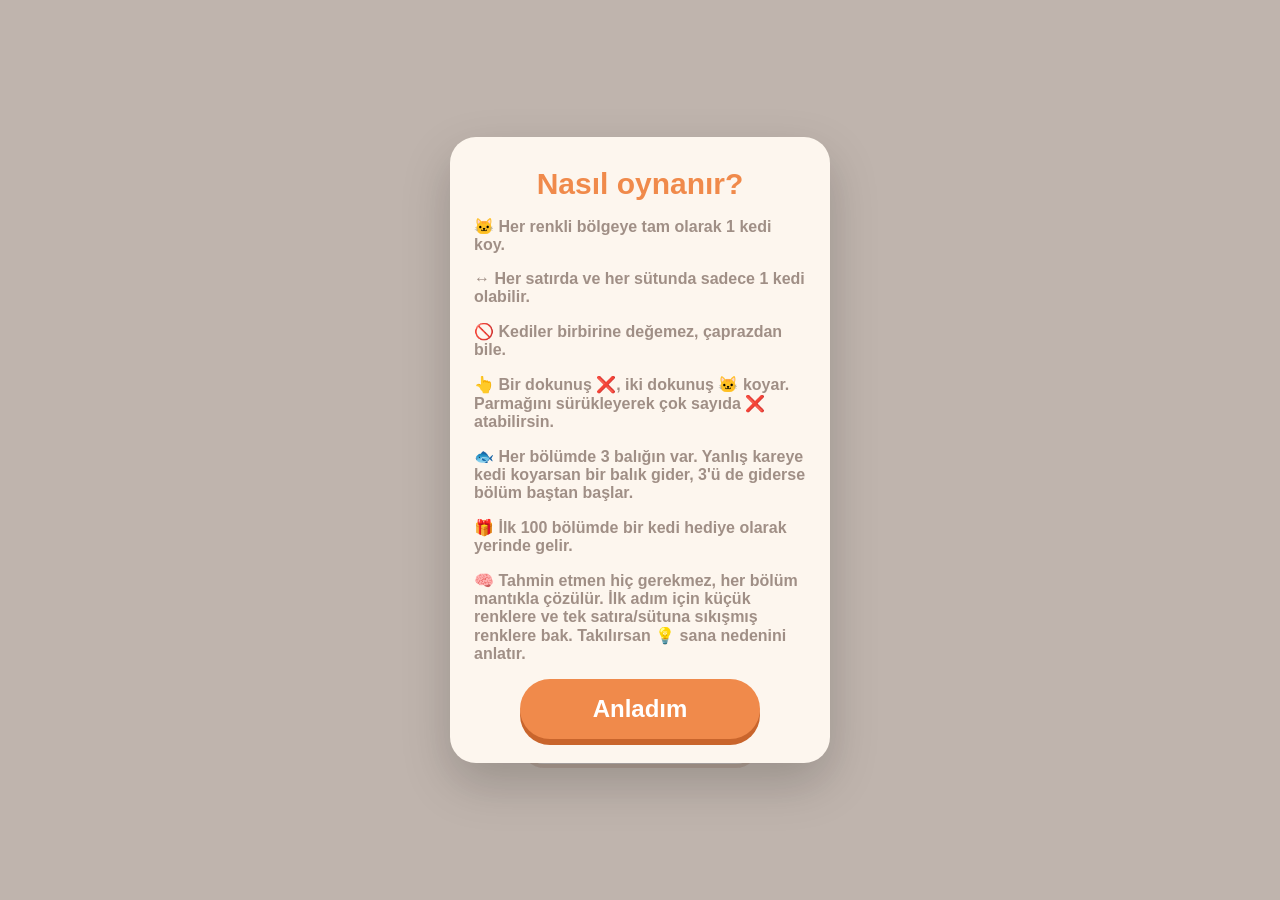
<file: index.html>
<!DOCTYPE html>
<html lang="tr">
<head>
<meta charset="utf-8">
<meta name="viewport" content="width=device-width, initial-scale=1, maximum-scale=1, user-scalable=no, viewport-fit=cover">
<meta name="apple-mobile-web-app-capable" content="yes">
<meta name="mobile-web-app-capable" content="yes">
<meta name="apple-mobile-web-app-status-bar-style" content="black-translucent">
<meta name="apple-mobile-web-app-title" content="Miyav Doku">
<meta name="theme-color" content="#fdf6ee">
<link rel="manifest" href="manifest.json">
<link rel="apple-touch-icon" href="icon-192.png">
<link rel="icon" href="icon-192.png">
<title>Miyav Doku</title>
<style>
:root{
  --bg:#fdf6ee; --card:#fff; --ink:#4a3b35; --muted:#a08f86; --accent:#f08a4b; --red:#e5484d;
  --gap:4px; --board:300px;
}
*{box-sizing:border-box;-webkit-tap-highlight-color:transparent;-webkit-user-select:none;user-select:none;-webkit-touch-callout:none}
html,body{margin:0;height:100%;background:var(--bg);color:var(--ink);font-family:-apple-system,"SF Pro Rounded","Segoe UI",Roboto,"Nunito",sans-serif;overflow:hidden;overscroll-behavior:none;touch-action:manipulation}
#app{position:fixed;inset:0;padding:env(safe-area-inset-top) env(safe-area-inset-right) env(safe-area-inset-bottom) env(safe-area-inset-left)}
.screen{position:absolute;inset:0;padding:inherit;display:none}
.screen.on{display:flex}
button{font:inherit;color:inherit;border:0;background:none;cursor:pointer}

/* ---------- Ana ekran ---------- */
#home{flex-direction:column;align-items:center;justify-content:center;gap:18px;padding:24px}
#home .logo{width:min(38vw,38vh,190px);filter:drop-shadow(0 8px 14px rgba(120,70,40,.18));animation:bob 3s ease-in-out infinite}
@keyframes bob{50%{transform:translateY(-8px) rotate(-3deg)}}
#home h1{margin:0;font-size:clamp(36px,8vmin,64px);letter-spacing:-1px;color:var(--accent);text-shadow:0 3px 0 #f7d1b5}
#home .sub{color:var(--muted);margin-top:-10px;font-size:clamp(14px,2.4vmin,18px)}
.big{background:var(--accent);color:#fff;font-weight:800;font-size:clamp(18px,3.2vmin,24px);padding:16px 38px;border-radius:999px;box-shadow:0 6px 0 #c9652c;min-width:240px;transition:transform .08s}
.big:active{transform:translateY(4px);box-shadow:0 2px 0 #c9652c}
.soft{background:#fff;font-weight:700;font-size:clamp(16px,2.6vmin,20px);padding:13px 30px;border-radius:999px;box-shadow:0 4px 0 #ead9cc;min-width:240px}
.soft:active{transform:translateY(3px);box-shadow:0 1px 0 #ead9cc}
.stats{display:flex;gap:12px;color:var(--muted);font-weight:700}
.stats b{color:var(--ink)}
.hint-ios{position:absolute;bottom:calc(14px + env(safe-area-inset-bottom));left:16px;right:16px;margin:auto;max-width:460px;background:#fff;border-radius:16px;padding:12px 14px;font-size:14px;box-shadow:0 6px 20px rgba(0,0,0,.08);display:none;text-align:center}
.hint-ios.on{display:block}

/* ---------- Bölüm seç ---------- */
#levels{flex-direction:column;padding:12px}
.topbar{display:flex;align-items:center;gap:10px;padding:6px 4px}
.iconbtn{width:46px;height:46px;border-radius:50%;background:#fff;box-shadow:0 3px 0 #ead9cc;display:grid;place-items:center;font-size:22px;flex:none}
.iconbtn:active{transform:translateY(2px);box-shadow:0 1px 0 #ead9cc}
.topbar h2{margin:0;flex:1;text-align:center;font-size:22px}
#lvGrid{flex:1;overflow:auto;-webkit-overflow-scrolling:touch;display:grid;grid-template-columns:repeat(auto-fill,minmax(64px,1fr));gap:10px;padding:10px 4px 20px;align-content:start;touch-action:pan-y}
.lv{aspect-ratio:1;border-radius:16px;background:#fff;font-weight:800;font-size:18px;box-shadow:0 3px 0 #ead9cc;position:relative}
.lv.done{background:#ffe3cf;color:#b8561e}
.lv.done::after{content:"🐾";position:absolute;right:4px;bottom:2px;font-size:12px}
.lv.cur{background:var(--accent);color:#fff;box-shadow:0 3px 0 #c9652c}
.lv.lock{opacity:.4}
.pager{display:flex;justify-content:center;align-items:center;gap:14px;padding:6px;font-weight:700}

/* ---------- Oyun ---------- */
#game{flex-direction:column;align-items:center}
#game .head{width:100%;display:flex;align-items:center;justify-content:space-between;padding:8px 12px 0;gap:8px}
.info{display:flex;gap:22px;text-align:center}
.info small{display:block;color:var(--muted);font-weight:700;font-size:13px}
.info b{font-size:24px}
#scoreV{color:var(--accent)}
.rules{display:flex;gap:8px;justify-content:center;flex-wrap:wrap;padding:6px 10px;font-size:12px;color:var(--muted);font-weight:700}
.rules span{background:#fff;border-radius:10px;padding:5px 9px}
.tracker{display:flex;gap:3px;justify-content:center;padding:2px 8px 4px;flex-wrap:wrap}
.tracker i{width:26px;height:26px;display:block;position:relative;filter:grayscale(1);opacity:.35;transition:.25s}
.tracker i svg{width:100%;height:100%;display:block}
.tracker i b{position:absolute;right:-1px;bottom:-1px;width:9px;height:9px;border-radius:50%;box-shadow:0 0 0 1.5px #fff}
.tracker i.ok{filter:none;opacity:1;transform:scale(1.08)}
.lives{display:flex;justify-content:center;gap:4px;font-size:22px;padding:2px 0}
.lives .lost{filter:grayscale(1);opacity:.25}
.iconbtn{position:relative}
.badge{position:absolute;top:-4px;right:-4px;min-width:22px;height:22px;border-radius:11px;background:var(--red);color:#fff;font-style:normal;font-weight:800;font-size:13px;display:grid;place-items:center;padding:0 5px;box-shadow:0 0 0 2px var(--bg)}
.badge.zero{background:#c9bcb3}
.cell .x.red{opacity:1}
#boardWrap{flex:1;width:100%;display:flex;align-items:center;justify-content:center;min-height:0;padding:6px}
#board{width:var(--board);height:var(--board);display:grid;gap:var(--gap);padding:var(--gap);background:#fff;border-radius:18px;box-shadow:0 8px 24px rgba(120,70,40,.12);touch-action:none}
.cell{border-radius:22%;position:relative;min-width:0;min-height:0;overflow:hidden;transition:transform .08s,filter .15s}
.cell svg{position:absolute;left:50%;top:50%;transform:translate(-50%,-50%)}
.cell .x{width:42%;height:42%;opacity:.9}
.cell .x.auto{opacity:.45}
.cell .cat{width:88%;height:88%;animation:pop .22s ease-out}
@keyframes popc{0%{transform:translate(-50%,-50%) scale(.3)}70%{transform:translate(-50%,-50%) scale(1.12)}100%{transform:translate(-50%,-50%) scale(1)}}
.cell .cat{animation-name:popc}
.cell.bad{animation:shake .35s}
.cell.bad::after{content:"!";position:absolute;top:6%;right:6%;width:26%;height:26%;min-width:12px;min-height:12px;border-radius:50%;background:var(--red);color:#fff;font-weight:900;font-size:clamp(8px,2.2vmin,15px);display:grid;place-items:center;box-shadow:0 0 0 2px #fff}
.cell.bad{animation:shake .35s}
.cell.flash{animation:flash .9s 2}
@keyframes pop{0%{transform:scale(.3)}70%{transform:scale(1.12)}100%{transform:scale(1)}}
@keyframes shake{25%{transform:translateX(-3px)}75%{transform:translateX(3px)}}
@keyframes flash{50%{filter:brightness(1.35);transform:scale(1.08)}}
.controls{display:flex;gap:18px;justify-content:center;padding:6px 10px 12px}
.ctl{display:flex;flex-direction:column;align-items:center;gap:4px;font-size:12px;font-weight:700;color:var(--muted)}
.ctl .iconbtn{width:58px;height:58px;font-size:26px}
.timer{font-variant-numeric:tabular-nums}

/* Yatay: panel solda, tahta sağda */
@media (orientation:landscape){
  #game{flex-direction:row}
  #game .side{height:100%;width:min(300px,38vw);display:flex;flex-direction:column;justify-content:center;gap:10px;padding:10px 6px 10px 14px}
  #game .head{padding:0;flex-wrap:wrap}
  .rules{flex-direction:column;align-items:stretch;padding:0}
  .controls{flex-wrap:wrap;padding:0}
  #boardWrap{height:100%}
}
@media (orientation:portrait){ #game .side{display:contents} #boardWrap{order:4} .controls{order:5} }

/* ---------- Pencereler ---------- */
.modal{position:absolute;inset:0;background:rgba(74,59,53,.35);display:none;align-items:center;justify-content:center;z-index:10;padding:20px}
.modal.on{display:flex}
.box{background:var(--bg);border-radius:26px;padding:24px;max-width:380px;width:100%;text-align:center;box-shadow:0 20px 50px rgba(0,0,0,.2);animation:pop .3s}
.box h3{margin:6px 0;font-size:30px;color:var(--accent)}
.box p{color:var(--muted);font-weight:600}
.box .row{display:flex;flex-direction:column;gap:12px;align-items:center;margin-top:14px}
.setrow{display:flex;justify-content:space-between;align-items:center;background:#fff;border-radius:14px;padding:12px 14px;margin:8px 0;font-weight:700;text-align:left;gap:10px}
.sw{width:52px;height:30px;border-radius:99px;background:#e2d6cd;position:relative;flex:none;transition:.2s}
.sw::after{content:"";position:absolute;top:3px;left:3px;width:24px;height:24px;border-radius:50%;background:#fff;transition:.2s;box-shadow:0 1px 3px rgba(0,0,0,.2)}
.sw.on{background:var(--accent)}.sw.on::after{left:25px}
#confetti{position:absolute;inset:0;pointer-events:none;z-index:11}
.toast{position:absolute;left:50%;top:calc(12px + env(safe-area-inset-top));transform:translateX(-50%) translateY(-120px);background:var(--ink);color:#fff;padding:10px 18px;border-radius:999px;font-weight:700;z-index:20;transition:transform .25s;font-size:15px;width:max-content;max-width:min(92vw,520px);text-align:center;line-height:1.35}
.toast.on{transform:translateX(-50%) translateY(0)}
</style>
</head>
<body>
<div id="app">

  <!-- Ana ekran -->
  <section id="home" class="screen on">
    <svg class="logo" viewBox="0 0 100 100"><use href="#catSym"/></svg>
    <h1>Miyav Doku</h1>
    <div class="sub">Her renge bir kedi 🐾</div>
    <div class="stats"><span>Bölüm <b id="hLevel">1</b></span><span>Skor <b id="hScore">0</b></span></div>
    <button class="big" id="btnPlay">Oyna</button>
    <button class="soft" id="btnLevels">Bölümler</button>
    <button class="soft" id="btnHow">Nasıl oynanır?</button>
    <button class="soft" id="btnFull">⛶ Tam ekran</button>
    <div class="hint-ios" id="iosHint">Tam ekran için: Safari'de <b>Paylaş</b> ⬆️ → <b>Ana Ekrana Ekle</b>. Sonra ana ekrandaki kediye dokun 🐱</div>
  </section>

  <!-- Bölüm seç -->
  <section id="levels" class="screen">
    <div class="topbar"><button class="iconbtn" data-go="home">←</button><h2>Bölümler</h2><span style="width:46px"></span></div>
    <div id="lvGrid"></div>
    <div class="pager"><button class="iconbtn" id="pgPrev">‹</button><span id="pgLbl"></span><button class="iconbtn" id="pgNext">›</button></div>
  </section>

  <!-- Oyun -->
  <section id="game" class="screen">
    <div class="side">
      <div class="head">
        <button class="iconbtn" data-go="home">←</button>
        <div class="info">
          <div><small>Bölüm</small><b id="gLevel">1</b></div>
          <div><small>Skor</small><b id="scoreV">0</b></div>
          <div><small>Süre</small><b class="timer" id="gTime">0:00</b></div>
        </div>
        <button class="iconbtn" id="btnSet">⚙️</button>
      </div>
      <div class="rules"><span>🎨 Renk başına 1 kedi</span><span>↔️ Satır ve sütuna 1 kedi</span><span>🚫 Kediler birbirine değemez</span></div>
      <div class="lives" id="lives"></div>
      <div class="tracker" id="tracker"></div>
      <div class="controls">
        <div class="ctl"><button class="iconbtn" id="btnUndo">↩️</button>Geri al</div>
        <div class="ctl"><button class="iconbtn" id="btnCat"><svg viewBox="0 0 100 100" width="34"><use href="#catSym"/></svg><em class="badge" id="catN">1</em></button>Kedi</div>
        <div class="ctl"><button class="iconbtn" id="btnHint">💡<em class="badge" id="hintN">3</em></button>İpucu</div>
        <div class="ctl"><button class="iconbtn" id="btnReset">🧹</button>Temizle</div>
      </div>
    </div>
    <div id="boardWrap"><div id="board"></div></div>
  </section>

  <!-- Kazandın -->
  <div class="modal" id="mWin"><div class="box">
    <svg viewBox="0 0 100 100" width="96"><use href="#catSym"/></svg>
    <h3>Bravo! 🎉</h3>
    <p id="winTxt"></p>
    <div class="row"><button class="big" id="btnNext">Sonraki bölüm</button><button class="soft" data-go="home">Ana menü</button></div>
  </div></div>

  <!-- Balıklar bitti -->
  <div class="modal" id="mLose"><div class="box">
    <div style="font-size:54px">😿</div>
    <h3>Balıklar bitti!</h3>
    <p>3 kez yanlış kareye kedi koydun. Bölümü baştan dene, bu sefer olur 💪</p>
    <div class="row"><button class="big" id="btnRetry">Tekrar dene</button><button class="soft" data-go="home">Ana menü</button></div>
  </div></div>

  <!-- Ayarlar -->
  <div class="modal" id="mSet"><div class="box">
    <h3>Ayarlar</h3>
    <div class="setrow">Otomatik çarpı<span class="sw" data-set="autoX"></span></div>
    <div class="setrow">Ses<span class="sw" data-set="sound"></span></div>
    <div class="setrow">Titreşim<span class="sw" data-set="vibe"></span></div>
    <div class="row"><button class="big" data-close>Tamam</button></div>
  </div></div>

  <!-- Nasıl oynanır -->
  <div class="modal" id="mHow"><div class="box" style="text-align:left">
    <h3 style="text-align:center">Nasıl oynanır?</h3>
    <p>🐱 Her <b>renkli bölgeye</b> tam olarak <b>1 kedi</b> koy.</p>
    <p>↔️ Her <b>satırda</b> ve her <b>sütunda</b> sadece 1 kedi olabilir.</p>
    <p>🚫 Kediler birbirine <b>değemez</b>, çaprazdan bile.</p>
    <p>👆 Bir dokunuş ❌, iki dokunuş 🐱 koyar. Parmağını sürükleyerek çok sayıda ❌ atabilirsin.</p>
    <p>🐟 Her bölümde 3 balığın var. Yanlış kareye kedi koyarsan bir balık gider, 3'ü de giderse bölüm baştan başlar.</p>
    <p>🎁 İlk 100 bölümde bir kedi hediye olarak yerinde gelir.</p>
    <p>🧠 Tahmin etmen hiç gerekmez, her bölüm mantıkla çözülür. İlk adım için <b>küçük renklere</b> ve <b>tek satıra/sütuna sıkışmış renklere</b> bak. Takılırsan 💡 sana nedenini anlatır.</p>
    <div class="row"><button class="big" data-close>Anladım</button></div>
  </div></div>

  <canvas id="confetti"></canvas>
  <div class="toast" id="toast"></div>
</div>

<!-- Kedi çizimi (özgün) -->
<svg width="0" height="0" style="position:absolute">
  <defs>
    <symbol id="catSym" viewBox="0 0 100 100">
      <path d="M14 46 L18 10 L42 28 Z" fill="#3b3330"/>
      <path d="M86 46 L82 10 L58 28 Z" fill="#3b3330"/>
      <path d="M21 36 L23 19 L35 29 Z" fill="#f6b1c3"/>
      <path d="M79 36 L77 19 L65 29 Z" fill="#f6b1c3"/>
      <ellipse cx="50" cy="56" rx="38" ry="34" fill="#3b3330"/>
      <path d="M50 30 C40 42 22 56 22 70 C22 84 36 90 50 90 C64 90 78 84 78 70 C78 56 60 42 50 30Z" fill="#fff"/>
      <ellipse cx="35" cy="56" rx="8" ry="9" fill="#fff"/>
      <ellipse cx="65" cy="56" rx="8" ry="9" fill="#fff"/>
      <ellipse cx="35" cy="57" rx="5.5" ry="7" fill="#2a2320"/>
      <ellipse cx="65" cy="57" rx="5.5" ry="7" fill="#2a2320"/>
      <circle cx="37" cy="54" r="2" fill="#fff"/>
      <circle cx="67" cy="54" r="2" fill="#fff"/>
      <path d="M46 66 h8 l-4 4z" fill="#f08aa4"/>
      <path d="M50 70 q-4 6 -9 3 M50 70 q4 6 9 3" stroke="#3b3330" stroke-width="2" fill="none" stroke-linecap="round"/>
      <ellipse cx="26" cy="72" rx="5" ry="3" fill="#ffc9d6" opacity=".8"/>
      <ellipse cx="74" cy="72" rx="5" ry="3" fill="#ffc9d6" opacity=".8"/>
    </symbol>
    <symbol id="xSymR" viewBox="0 0 10 10">
      <path d="M2 2 L8 8 M8 2 L2 8" stroke="#fff" stroke-width="3.6" stroke-linecap="round"/>
      <path d="M2 2 L8 8 M8 2 L2 8" stroke="#d93036" stroke-width="2.2" stroke-linecap="round"/>
    </symbol>
    <symbol id="xSym" viewBox="0 0 10 10">
      <path d="M2 2 L8 8 M8 2 L2 8" stroke="#fff" stroke-width="2.2" stroke-linecap="round"/>
    </symbol>
  </defs>
</svg>

<script src="logic.js"></script>
<script src="gen.js"></script>
<script src="levels.js"></script>
<script>
(function(){
'use strict';
const $ = s => document.querySelector(s);
const COLORS = ['#f59a4a','#ec7fb8','#9b7fd1','#3f5fa8','#86c5ef','#36b89c','#f2c94c','#9bd35a','#a8653f','#ef6461'];

// ---------- Kayıt ----------
const KEY = 'miyavdoku-v1';
let S = { max:1, score:0, done:{}, hintsLeft:3, catsLeft:1, set:{autoX:true, sound:true, vibe:true}, cur:null };
try { const d = JSON.parse(localStorage.getItem(KEY)); if (d) { if (d.lv !== 3) d.cur = null; d.lv = 3; S = Object.assign(S, d); S.set = Object.assign({autoX:true,sound:true,vibe:true}, d.set||{}); } } catch(e){}
function save(){ try { localStorage.setItem(KEY, JSON.stringify(S)); } catch(e){} }

// ---------- Ekranlar ----------
function show(id){
  document.querySelectorAll('.screen').forEach(s => s.classList.toggle('on', s.id === id));
  document.querySelectorAll('.modal').forEach(m => m.classList.remove('on'));
  if (id !== 'game') stopTimer();
  if (id === 'home') { $('#hLevel').textContent = S.max; $('#hScore').textContent = S.score; }
  if (id === 'levels') renderLevels();
  if (id === 'game') { layout(); startTimer(); }
}
document.addEventListener('click', e => {
  const g = e.target.closest('[data-go]'); if (g) { saveCur(); show(g.dataset.go); }
  if (e.target.closest('[data-close]')) e.target.closest('.modal').classList.remove('on');
});
function toast(msg, ms){ const t=$('#toast'); t.textContent=msg; t.classList.add('on'); clearTimeout(toast.t); toast.t=setTimeout(()=>t.classList.remove('on'),ms||1800); }

// ---------- Ses / titreşim ----------
let AC = null;
function beep(f, d=0.08, type='sine', vol=0.08){
  if (!S.set.sound) return;
  try {
    AC = AC || new (window.AudioContext || window.webkitAudioContext)();
    const o = AC.createOscillator(), g = AC.createGain();
    o.type = type; o.frequency.value = f; g.gain.value = vol;
    o.connect(g); g.connect(AC.destination);
    g.gain.exponentialRampToValueAtTime(0.0001, AC.currentTime + d);
    o.start(); o.stop(AC.currentTime + d);
  } catch(e){}
}
function vibe(ms){ if (S.set.vibe && navigator.vibrate) try{navigator.vibrate(ms)}catch(e){} }

// ---------- Bölüm yükleme ----------
function seedShuffle(arr, seed){ const a=arr.slice(); let s=seed*9301+49297; for(let i=a.length-1;i>0;i--){ s=(s*9301+49297)%233280; const j=Math.floor(s/233280*(i+1)); [a[i],a[j]]=[a[j],a[i]]; } return a; }
function loadLevel(n){
  let N, regions;
  const L = window.MIYAV_LEVELS;
  if (L && n <= L.length) { const str = L[n-1]; N = Math.round(Math.sqrt(str.length)); regions = [...str].map(ch => parseInt(ch,36)); }
  else { const g = MiyavGen.generate(n); N = g.N; regions = g.regions; }
  const sol = MiyavGen.solve(N, regions, 1)[0];
  return { n, N, regions, sol, colors: seedShuffle(COLORS.slice(0,10), n).slice(0,N) };
}

// ---------- Oyun durumu ----------
// marks: 0 boş, 1 çarpı, 2 kedi. bad: yanlış kedi denemesi (kırmızı çarpı). lock: hediye kedi
let G = null;
const MAX_LIVES = 3;
function pickStarter(lv){
  if (lv.n > 100) return -1; // orijinaldeki gibi: 100. bölümden sonra hediye kedi yok
  const { N, regions, sol } = lv; const size = new Array(N).fill(0); regions.forEach(g => size[g]++);
  let best = 0; for (let r=1;r<N;r++) if (size[regions[r*N+sol[r]]] > size[regions[best*N+sol[best]]]) best = r;
  return best*N + sol[best];
}
function startLevel(n, resume){
  const lv = loadLevel(n);
  G = { lv, marks: new Array(lv.N*lv.N).fill(0), bad: new Set(), hist: [], time: 0, hints: 0, lives: MAX_LIVES, won:false, lock: pickStarter(lv) };
  if (G.lock >= 0) G.marks[G.lock] = 2;
  if (resume && S.cur && S.cur.n === n && S.cur.marks && S.cur.marks.length === lv.N*lv.N) {
    G.marks = S.cur.marks.slice(); G.time = S.cur.time||0; G.hints = S.cur.hints||0;
    G.lives = S.cur.lives ?? MAX_LIVES; G.bad = new Set(S.cur.bad||[]);
  }
  buildBoard(); render(); show('game');
}
function saveCur(){ if (G && !G.won) { S.cur = { n:G.lv.n, marks:G.marks, time:G.time, hints:G.hints, lives:G.lives, bad:[...G.bad] }; save(); } }

// ---------- Zamanlayıcı ----------
let tick = null;
function startTimer(){ stopTimer(); tick = setInterval(() => { if (G && !G.won && document.visibilityState==='visible' && !$('#mLose').classList.contains('on')) { G.time++; $('#gTime').textContent = fmt(G.time); if (G.time%5===0) saveCur(); } }, 1000); }
function stopTimer(){ if (tick) clearInterval(tick); tick = null; }
const fmt = s => Math.floor(s/60)+':'+String(s%60).padStart(2,'0');

// ---------- Tahta ----------
let cells = [];
function buildBoard(){
  const { N, regions, colors } = G.lv;
  const b = $('#board'); b.innerHTML = '';
  b.style.gridTemplateColumns = `repeat(${N},minmax(0,1fr))`;
  b.style.gridTemplateRows = `repeat(${N},minmax(0,1fr))`;
  b.style.setProperty('--gap', N >= 9 ? '3px' : '4px');
  cells = [];
  for (let i=0;i<N*N;i++){
    const d = document.createElement('div');
    d.className = 'cell'; d.dataset.i = i;
    d.style.background = colors[regions[i]];
    b.appendChild(d); cells.push(d);
  }
  const tr = $('#tracker'); tr.innerHTML='';
  colors.forEach((c,k) => { const i=document.createElement('i'); i.dataset.g=k; i.innerHTML = '<svg viewBox="0 0 100 100"><use href="#catSym"/></svg><b></b>'; i.querySelector('b').style.background=c; tr.appendChild(i); });
  $('#gLevel').textContent = G.lv.n;
  $('#scoreV').textContent = S.score;
  $('#gTime').textContent = fmt(G.time);
  layout();
}
function layout(){
  const w = $('#boardWrap'); if (!w || !G) return;
  const r = w.getBoundingClientRect();
  const s = Math.max(120, Math.floor(Math.min(r.width, r.height) - 12));
  document.documentElement.style.setProperty('--board', s+'px');
}
window.addEventListener('resize', () => setTimeout(layout, 50));
window.addEventListener('orientationchange', () => setTimeout(layout, 250));

const isSol = i => G.lv.sol[(i/G.lv.N)|0] === i%G.lv.N;
function cats(){ const a=[]; G.marks.forEach((m,i)=>{ if(m===2) a.push(i); }); return a; }
function autoXSet(){
  const set = new Set(); if (!S.set.autoX) return set;
  const { N, regions } = G.lv;
  for (const i of cats()){
    const r=(i/N)|0, c=i%N, g=regions[i];
    for (let j=0;j<N*N;j++){
      if (j===i) continue;
      const rr=(j/N)|0, cc=j%N;
      if (rr===r || cc===c || regions[j]===g || (Math.abs(rr-r)<=1 && Math.abs(cc-c)<=1)) set.add(j);
    }
  }
  return set;
}
const CAT = '<svg class="cat" viewBox="0 0 100 100"><use href="#catSym"/></svg>';
const X = a => `<svg class="x${a?' auto':''}" viewBox="0 0 10 10"><use href="#xSym"/></svg>`;
const XR = '<svg class="x red" viewBox="0 0 10 10"><use href="#xSymR"/></svg>';
function render(){
  const ax = autoXSet();
  cells.forEach((d,i) => {
    const m = G.marks[i];
    const want = m===2 ? 'c' : G.bad.has(i) ? 'r' : m===1 ? 'x' : ax.has(i) ? 'a' : '';
    if (d.dataset.v !== want) { d.dataset.v = want; d.innerHTML = want==='c'?CAT : want==='r'?XR : want==='x'?X(false) : want==='a'?X(true) : ''; }
  });
  const got = new Set(cats().map(i => G.lv.regions[i]));
  document.querySelectorAll('#tracker i').forEach(t => t.classList.toggle('ok', got.has(+t.dataset.g)));
  $('#lives').innerHTML = [...Array(MAX_LIVES)].map((_,k) => `<span class="${k < G.lives ? '' : 'lost'}">🐟</span>`).join('');
  $('#hintN').textContent = S.hintsLeft; $('#catN').textContent = S.catsLeft;
  $('#hintN').classList.toggle('zero', !S.hintsLeft); $('#catN').classList.toggle('zero', !S.catsLeft);
}
function flash(i){ const c=cells[i]; c.classList.remove('flash'); void c.offsetWidth; c.classList.add('flash'); setTimeout(()=>c.classList.remove('flash'),1900); }

// ---------- Dokunma ----------
let drag = null;
function cellAt(x,y){ const el = document.elementFromPoint(x,y); const c = el && el.closest && el.closest('.cell'); return c ? +c.dataset.i : -1; }
function fixed(i){ return i === G.lock || G.bad.has(i); }
function setMark(i, v){ if (G.marks[i]===v || fixed(i)) return false; G.hist.push([i, G.marks[i]]); G.marks[i]=v; return true; }
let lastTap = { i:-1, t:0 };
$('#board').addEventListener('pointerdown', e => {
  if (!G || G.won || G.lives<=0 || !e.isPrimary || drag) return;
  const i = cellAt(e.clientX, e.clientY); if (i<0) return;
  e.preventDefault();
  drag = { start:i, moved:false, last:i, paint: fixed(i) ? null : G.marks[i]===0 ? 1 : (G.marks[i]===1 ? 0 : null) };
});
window.addEventListener('pointermove', e => {
  if (!drag) return;
  const i = cellAt(e.clientX, e.clientY);
  if (i<0 || i===drag.last) return;
  if (drag.paint === null) return;
  if (!drag.moved){ drag.moved = true; G.hist.push(['grp']); paintCell(drag.start); }
  paintCell(i); drag.last = i; render();
}, {passive:true});
function paintCell(i){ if (G.marks[i]===2) return; setMark(i, drag.paint); }
window.addEventListener('pointerup', e => {
  if (!drag || !e.isPrimary) return;
  const d = drag; drag = null;
  if (d.moved) { G.hist.push(['end']); beep(520,0.05); afterMove(); return; }
  const i = d.start; const now = Date.now();
  if (lastTap.i === i && now - lastTap.t < 120) return; // hayalet ikinci dokunuşu yok say
  lastTap = { i, t: now };
  if (i === G.lock) { flash(i); toast('Bu kedi hediye 🎁 Yerinden oynamaz'); return; }
  if (G.bad.has(i)) { toast('Buraya kedi gelmiyor ❌'); return; }
  const nv = (G.marks[i]+1)%3;
  if (nv===2 && !isSol(i)) { mistake(i); return; }
  setMark(i, nv);
  if (nv===2){ beep(880,0.1,'triangle'); vibe(12); } else if (nv===1) beep(520,0.05); else beep(300,0.04);
  afterMove();
});
window.addEventListener('pointercancel', () => { drag = null; });

// Yanlış kediye ceza: bir balık gider, kare kırmızı çarpı olur
function mistake(i){
  G.marks[i] = 1; G.bad.add(i); G.lives--;
  G.hist = G.hist.filter(h => h[0] !== i);
  const c = cells[i]; c.classList.remove('bad'); void c.offsetWidth; c.classList.add('bad'); setTimeout(()=>c.classList.remove('bad'),400);
  beep(180,0.2,'square',0.05); vibe([30,60,30]);
  render(); saveCur();
  if (G.lives <= 0) { stopTimer(); $('#toast').classList.remove('on'); setTimeout(()=>$('#mLose').classList.add('on'), 450); }
  else toast(G.lives===1 ? 'Dikkat! Son balığın kaldı 🐟' : 'Oops! Buraya kedi gelmiyor, bir balık gitti 🐟');
}
$('#btnRetry').onclick = () => { S.cur = null; save(); startLevel(G.lv.n, false); };

function afterMove(){ render(); saveCur(); checkWin(); }
function undo(){
  if (!G || G.won || !G.hist.length) return;
  let h = G.hist.pop();
  if (h[0]==='end'){ while (G.hist.length){ h = G.hist.pop(); if (h[0]==='grp') break; G.marks[h[0]] = h[1]; } }
  else if (h[0]!=='grp') G.marks[h[0]] = h[1];
  beep(400,0.05); render(); saveCur();
}
$('#btnUndo').onclick = undo;
$('#btnReset').onclick = () => {
  if (!G||G.won) return;
  const clr = G.marks.map((m,i)=>i).filter(i => G.marks[i] && !fixed(i));
  if (!clr.length) return;
  G.hist.push(['grp']); clr.forEach(i => { G.hist.push([i,G.marks[i]]); G.marks[i]=0; }); G.hist.push(['end']);
  render(); saveCur(); toast('Tahta temizlendi (geri alabilirsin)');
};

// ---------- Kedi hakkı: doğru bir kediyi yerleştirir ----------
$('#btnCat').onclick = () => {
  if (!G || G.won) return;
  if (!S.catsLeft) { toast('Kedi hakkın bitti 🐱 Her 3 bölümde bir hak kazanırsın'); return; }
  const { N, sol } = G.lv;
  const rows = []; for (let r=0;r<N;r++) if (G.marks[r*N+sol[r]]!==2) rows.push(r);
  if (!rows.length) return;
  const r = rows[Math.floor(Math.random()*rows.length)], i = r*N+sol[r];
  S.catsLeft--; G.hints++; G.marks[i] = 2; G.hist = G.hist.filter(h => h[0] !== i);
  flash(i); beep(990,0.12,'triangle'); toast('🐱 Bir kedi yerine yerleşti');
  afterMove();
};

// ---------- İpucu: bir sonraki mantık adımını anlatır ----------
$('#btnHint').onclick = () => {
  if (!G || G.won) return;
  const { N, sol, regions } = G.lv;
  const wrongX = G.marks.findIndex((m,i) => m===1 && isSol(i));
  if (wrongX >= 0) { flash(wrongX); toast('Bu çarpı yanlış, buraya kedi gelebilir 🤔'); return; } // ücretsiz uyarı
  if (!S.hintsLeft) { toast('İpucu hakkın bitti 💡 Her bölümü geçince 1 hak kazanırsın'); return; }
  const st = { cand: new Uint8Array(N*N).fill(1), cat: new Uint8Array(N*N) };
  cats().forEach(i => MiyavLogic.apply(N, regions, st, { cat:i, xs:[] }));
  G.marks.forEach((m,i) => { if (m===1) st.cand[i] = 0; });
  let step = MiyavLogic.nextStep(N, regions, st, 3);
  if (!step || step.bad) {
    const r = sol.findIndex((c,r) => G.marks[r*N+c]!==2); if (r<0) return;
    step = { cat: r*N+sol[r], xs: [], msg: 'Bu kareye kedi gelmeli 🐱', hl: [] };
  }
  S.hintsLeft--; G.hints++;
  (step.hl||[]).forEach(flash);
  if (step.cat !== undefined) { setMark(step.cat, 2); flash(step.cat); beep(990,0.12,'triangle'); }
  else { G.hist.push(['grp']); step.xs.forEach(i => { setMark(i, 1); flash(i); }); G.hist.push(['end']); beep(700,0.08); }
  toast('💡 ' + step.msg, 4200);
  afterMove();
};

// ---------- Kazanma ----------
function checkWin(){
  const { N } = G.lv; const cs = cats();
  if (cs.length !== N || !cs.every(isSol)) return;
  G.won = true; stopTimer();
  const base = 50 + N*10, bonus = Math.max(0, N*20 - G.time), lifeB = G.lives*10, pen = G.hints*15;
  const gain = Math.max(20, base + bonus + lifeB - pen);
  const first = !S.done[G.lv.n];
  let reward = '';
  if (first) {
    S.hintsLeft = Math.min(99, S.hintsLeft + 1); reward = '+1 💡';
    if (G.lv.n % 3 === 0) { S.catsLeft = Math.min(99, S.catsLeft + 1); reward += '  +1 🐱'; }
  }
  S.score += gain; S.done[G.lv.n] = 1; S.max = Math.max(S.max, G.lv.n+1); S.cur = null; save();
  $('#scoreV').textContent = S.score; render();
  $('#winTxt').innerHTML = `Süre: <b>${fmt(G.time)}</b> · +${gain} puan${first?'':' (tekrar)'}<br>${'🐟'.repeat(G.lives)}${reward?`<br>Kazandın: <b>${reward}</b>`:''}`;
  [660,880,1100,1320].forEach((f,k)=>setTimeout(()=>beep(f,0.15,'triangle'),k*110)); vibe([30,50,30]);
  cells.forEach((c,k)=>{ if (G.marks[k]===2) { c.classList.add('flash'); } });
  confetti();
  setTimeout(()=>$('#mWin').classList.add('on'), 700);
}
$('#btnNext').onclick = () => startLevel(G.lv.n+1, false);

// ---------- Konfeti ----------
function confetti(){
  const cv=$('#confetti'), ctx=cv.getContext('2d'); const W=cv.width=innerWidth*devicePixelRatio, H=cv.height=innerHeight*devicePixelRatio;
  cv.style.width=innerWidth+'px'; cv.style.height=innerHeight+'px';
  const ps=[...Array(140)].map(()=>({x:W/2,y:H*0.45,vx:(Math.random()-.5)*W*0.03,vy:-Math.random()*H*0.03-H*0.005,s:(6+Math.random()*8)*devicePixelRatio,c:COLORS[Math.floor(Math.random()*10)],r:Math.random()*6,vr:(Math.random()-.5)*.3}));
  let f=0; (function step(){ ctx.clearRect(0,0,W,H); ps.forEach(p=>{p.x+=p.vx;p.y+=p.vy;p.vy+=H*0.0009;p.vx*=.99;p.r+=p.vr;ctx.save();ctx.translate(p.x,p.y);ctx.rotate(p.r);ctx.fillStyle=p.c;ctx.fillRect(-p.s/2,-p.s/4,p.s,p.s/2);ctx.restore();}); if(++f<150) requestAnimationFrame(step); else ctx.clearRect(0,0,W,H); })();
}

// ---------- Bölüm listesi ----------
const PER = 60; let page = 0;
function renderLevels(){
  const g = $('#lvGrid'); g.innerHTML='';
  const from = page*PER+1;
  for (let n=from; n<from+PER; n++){
    const b = document.createElement('button'); b.className='lv'; b.textContent=n;
    if (S.done[n]) b.classList.add('done');
    if (n===S.max) b.classList.add('cur');
    if (n>S.max) b.classList.add('lock');
    b.onclick = () => { if (n>S.max) { toast('Önce önceki bölümleri bitir 🔒'); return; } startLevel(n, true); };
    g.appendChild(b);
  }
  $('#pgLbl').textContent = `${from} – ${from+PER-1}`;
}
$('#pgPrev').onclick = () => { if (page>0){ page--; renderLevels(); } };
$('#pgNext').onclick = () => { page++; renderLevels(); };

// ---------- Ana menü butonları ----------
$('#btnPlay').onclick = () => startLevel(S.cur && S.cur.n ? S.cur.n : S.max, true);
$('#btnLevels').onclick = () => { page = Math.floor((S.max-1)/PER); show('levels'); };
$('#btnHow').onclick = () => $('#mHow').classList.add('on');
$('#btnSet').onclick = () => { syncSw(); $('#mSet').classList.add('on'); };
function syncSw(){ document.querySelectorAll('[data-set]').forEach(s => s.classList.toggle('on', !!S.set[s.dataset.set])); }
document.querySelectorAll('[data-set]').forEach(s => s.onclick = () => { const k=s.dataset.set; S.set[k]=!S.set[k]; save(); syncSw(); if (G) render(); });

// ---------- Tam ekran ----------
const standalone = window.matchMedia('(display-mode: standalone)').matches || navigator.standalone;
const de = document.documentElement;
const canFS = !!(de.requestFullscreen || de.webkitRequestFullscreen);
const isIOS = /iP(hone|od|ad)/.test(navigator.platform) || (navigator.userAgent.includes('Mac') && 'ontouchend' in document);
if (standalone) $('#btnFull').style.display='none';
$('#btnFull').onclick = () => {
  if (canFS && !(isIOS && /iPhone/.test(navigator.userAgent))) {
    const p = de.requestFullscreen ? de.requestFullscreen() : de.webkitRequestFullscreen();
    if (p && p.catch) p.catch(()=>$('#iosHint').classList.add('on'));
  } else $('#iosHint').classList.add('on');
};
if (isIOS && !standalone) $('#iosHint').classList.add('on');
document.addEventListener('fullscreenchange', () => setTimeout(layout,100));
document.addEventListener('visibilitychange', () => { if (document.visibilityState==='hidden') saveCur(); });
// iOS'ta çift dokunma ile yakınlaştırmayı engelle
document.addEventListener('dblclick', e => e.preventDefault(), {passive:false});
document.addEventListener('gesturestart', e => e.preventDefault());

if ('serviceWorker' in navigator && location.protocol === 'https:') navigator.serviceWorker.register('sw.js').catch(()=>{});
show('home');
if (!S.seenHow) { S.seenHow = 1; save(); $('#mHow').classList.add('on'); }
})();
</script>
</body>
</html>
</file>
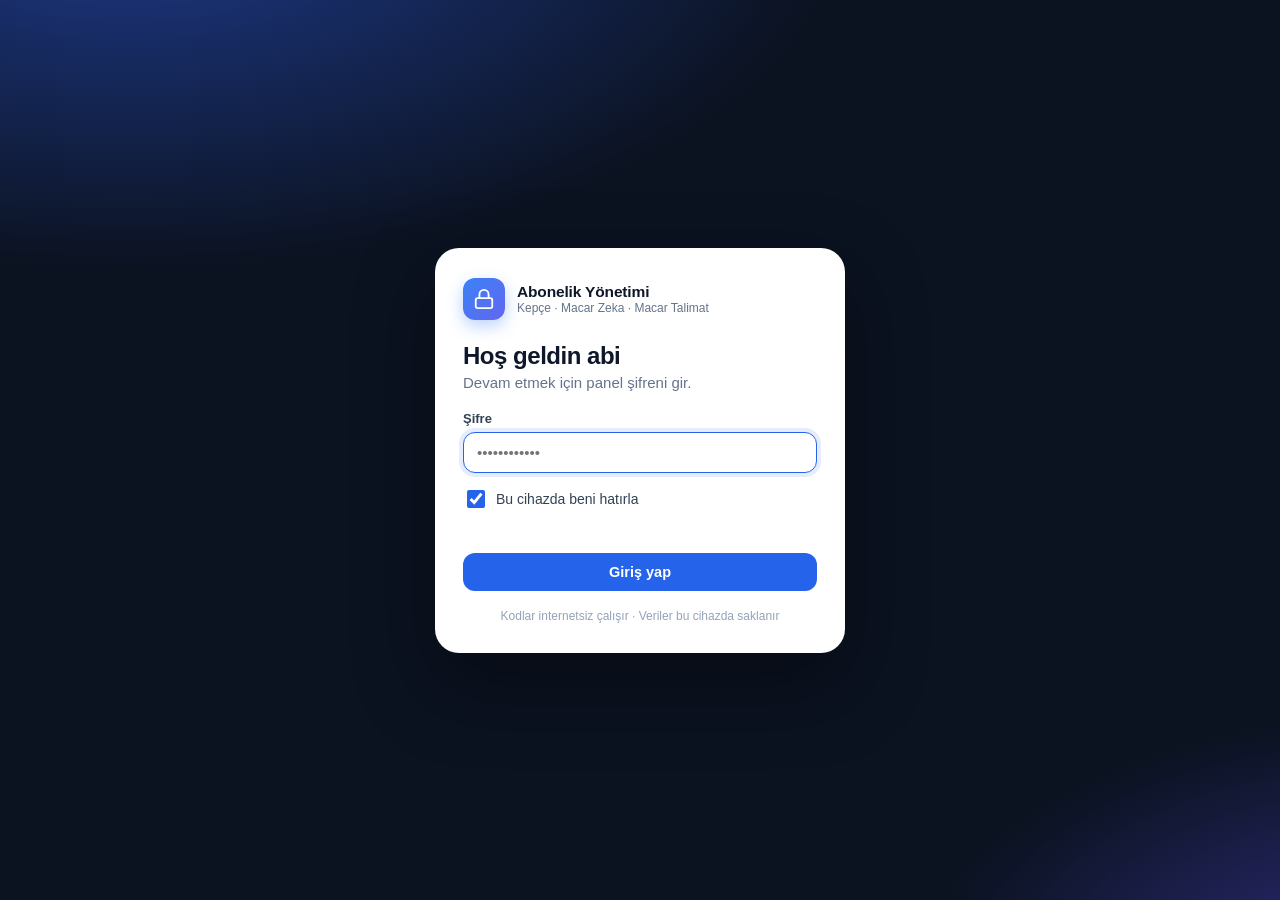
<file: yonetim/index.html>
<!DOCTYPE html>
<html lang="tr">
<head>
<meta charset="utf-8">
<meta name="viewport" content="width=device-width, initial-scale=1, viewport-fit=cover">
<meta name="robots" content="noindex, nofollow">
<meta name="theme-color" content="#0b1220">
<meta name="apple-mobile-web-app-capable" content="yes">
<meta name="apple-mobile-web-app-status-bar-style" content="black-translucent">
<meta name="apple-mobile-web-app-title" content="Abonelik">
<title>Abonelik Yönetimi</title>
<link rel="manifest" href="manifest.webmanifest">
<link rel="icon" href="ikon-192.png">
<link rel="apple-touch-icon" href="ikon-180.png">
<link rel="stylesheet" href="panel.css">
</head>
<body>

<!-- GİRİŞ -->
<div id="giris" class="giris">
  <div class="giris-kart">
    <div class="logo-blok">
      <div class="logo"><svg viewBox="0 0 24 24" fill="none" stroke="currentColor" stroke-width="2" stroke-linecap="round" stroke-linejoin="round"><rect x="3" y="11" width="18" height="11" rx="2"/><path d="M7 11V7a5 5 0 0 1 10 0v4"/></svg></div>
      <div>
        <div class="logo-ad">Abonelik Yönetimi</div>
        <div class="logo-alt">Kepçe · Macar Zeka · Macar Talimat</div>
      </div>
    </div>
    <h1>Hoş geldin abi</h1>
    <p class="soluk">Devam etmek için panel şifreni gir.</p>
    <label class="alan">
      <span>Şifre</span>
      <input id="sifre" type="password" autocomplete="current-password" placeholder="••••••••••••">
    </label>
    <label class="onay"><input id="hatirla" type="checkbox" checked> Bu cihazda beni hatırla</label>
    <div id="girisHata" class="hata-yazi"></div>
    <button id="girisBtn" class="btn btn-ana btn-genis">Giriş yap</button>
    <div class="giris-alt">Kodlar internetsiz çalışır · Veriler bu cihazda saklanır</div>
  </div>
</div>

<!-- UYGULAMA -->
<div id="uyg" class="uyg gizli">
  <aside class="yan">
    <div class="logo-blok">
      <div class="logo"><svg viewBox="0 0 24 24" fill="none" stroke="currentColor" stroke-width="2" stroke-linecap="round" stroke-linejoin="round"><rect x="3" y="11" width="18" height="11" rx="2"/><path d="M7 11V7a5 5 0 0 1 10 0v4"/></svg></div>
      <div><div class="logo-ad">Abonelik</div><div class="logo-alt">Yönetim paneli</div></div>
    </div>
    <nav class="menu">
      <button data-sayfa="genel" class="aktif"><svg viewBox="0 0 24 24"><path d="M3 13h8V3H3zm0 8h8v-6H3zm10 0h8V11h-8zm0-18v6h8V3z"/></svg><span>Genel bakış</span></button>
      <button data-sayfa="musteriler"><svg viewBox="0 0 24 24"><path d="M16 11c1.66 0 2.99-1.34 2.99-3S17.66 5 16 5s-3 1.34-3 3 1.34 3 3 3zm-8 0c1.66 0 2.99-1.34 2.99-3S9.66 5 8 5 5 6.34 5 8s1.34 3 3 3zm0 2c-2.33 0-7 1.17-7 3.5V19h14v-2.5C15 14.17 10.33 13 8 13zm8 0c-.29 0-.62.02-.97.05 1.16.84 1.97 1.97 1.97 3.45V19h6v-2.5c0-2.33-4.67-3.5-7-3.5z"/></svg><span>Müşteriler</span></button>
      <button data-sayfa="odemeler"><svg viewBox="0 0 24 24"><path d="M20 4H4c-1.11 0-2 .89-2 2v12c0 1.11.89 2 2 2h16c1.11 0 2-.89 2-2V6c0-1.11-.89-2-2-2zm0 14H4v-6h16v6zm0-10H4V6h16v2z"/></svg><span>Ödemeler</span></button>
      <button data-sayfa="ayarlar"><svg viewBox="0 0 24 24"><path d="M19.14 12.94c.04-.3.06-.61.06-.94 0-.32-.02-.64-.07-.94l2.03-1.58a.49.49 0 0 0 .12-.61l-1.92-3.32a.488.488 0 0 0-.59-.22l-2.39.96c-.5-.38-1.03-.7-1.62-.94l-.36-2.54a.484.484 0 0 0-.48-.41h-3.84c-.24 0-.43.17-.47.41l-.36 2.54c-.59.24-1.13.57-1.62.94l-2.39-.96c-.22-.08-.47 0-.59.22L2.74 8.87c-.12.21-.08.47.12.61l2.03 1.58c-.05.3-.09.63-.09.94s.02.64.07.94l-2.03 1.58a.49.49 0 0 0-.12.61l1.92 3.32c.12.22.37.29.59.22l2.39-.96c.5.38 1.03.7 1.62.94l.36 2.54c.05.24.24.41.48.41h3.84c.24 0 .44-.17.47-.41l.36-2.54c.59-.24 1.13-.56 1.62-.94l2.39.96c.22.08.47 0 .59-.22l1.92-3.32c.12-.22.07-.47-.12-.61l-2.01-1.58zM12 15.6c-1.98 0-3.6-1.62-3.6-3.6s1.62-3.6 3.6-3.6 3.6 1.62 3.6 3.6-1.62 3.6-3.6 3.6z"/></svg><span>Ayarlar</span></button>
    </nav>
    <div class="yan-alt">
      <div id="yedekUyari" class="yedek-uyari gizli"></div>
      <button id="cikisBtn" class="btn btn-hayalet btn-genis">Çıkış yap</button>
    </div>
  </aside>

  <main class="ana">
    <header class="ust">
      <div>
        <h2 id="baslik">Genel bakış</h2>
        <div id="altBaslik" class="soluk"></div>
      </div>
      <div class="ust-sag">
        <button id="yeniMusteriBtn" class="btn btn-ana"><svg viewBox="0 0 24 24"><path d="M19 13h-6v6h-2v-6H5v-2h6V5h2v6h6v2z"/></svg><span>Yeni müşteri</span></button>
      </div>
    </header>
    <div id="icerik" class="icerik"></div>
  </main>
</div>

<div id="modalKok"></div>
<div id="toastKok" class="toast-kok"></div>

<script src="cekirdek.js"></script>
<script src="kasa.js"></script>
<script src="panel.js"></script>
</body>
</html>
</file>
<file: yonetim/panel.css>
:root{
  --bg:#f4f6fa; --kart:#fff; --cizgi:#e6e9f0; --yazi:#0f172a; --soluk:#64748b; --soluk2:#94a3b8;
  --ana:#2563eb; --ana-koyu:#1d4ed8; --ana-acik:#eff4ff;
  --yesil:#16a34a; --yesil-acik:#ecfdf3; --sari:#b45309; --sari-acik:#fff7e6; --kirmizi:#dc2626; --kirmizi-acik:#fef2f2;
  --mor:#7c3aed; --mor-acik:#f3efff;
  --yan:#0b1220; --yan-yazi:#cbd5e1;
  --golge:0 1px 2px rgba(16,24,40,.04),0 4px 16px rgba(16,24,40,.06);
  --r:16px;
}
*{box-sizing:border-box}
html,body{margin:0;height:100%}
html{-webkit-text-size-adjust:100%;text-size-adjust:100%}
body{font-family:-apple-system,BlinkMacSystemFont,"Segoe UI",Roboto,"Helvetica Neue",Arial,sans-serif;background:var(--bg);color:var(--yazi);font-size:15px;-webkit-font-smoothing:antialiased;-webkit-tap-highlight-color:transparent}
button,input,select,textarea{font:inherit;color:inherit}
svg{width:20px;height:20px;fill:currentColor;flex:none}
.gizli{display:none!important}
.soluk{color:var(--soluk)}
.mono{font-family:ui-monospace,SFMono-Regular,Menlo,Consolas,monospace}

/* düğmeler */
.btn{display:inline-flex;align-items:center;justify-content:center;gap:8px;border:1px solid transparent;border-radius:12px;padding:10px 16px;font-weight:600;font-size:14.5px;cursor:pointer;transition:background .15s,border-color .15s,transform .05s;white-space:nowrap;background:none}
.btn:active{transform:scale(.98)}
.btn svg{width:18px;height:18px}
.btn-ana{background:var(--ana);color:#fff}.btn-ana:hover{background:var(--ana-koyu)}
.btn-ikinci{background:#fff;border-color:var(--cizgi);color:var(--yazi)}.btn-ikinci:hover{border-color:#cfd5e1;background:#fafbfd}
.btn-hayalet{color:var(--yan-yazi);border-color:rgba(255,255,255,.12)}.btn-hayalet:hover{background:rgba(255,255,255,.06)}
.btn-tehlike{background:var(--kirmizi-acik);color:var(--kirmizi)}.btn-tehlike:hover{background:#fde4e4}
.btn-yesil{background:var(--yesil);color:#fff}.btn-yesil:hover{background:#15803d}
.btn-kucuk{padding:7px 11px;font-size:13px;border-radius:10px}
.btn-genis{width:100%}
.btn:disabled{opacity:.5;cursor:default}

/* alanlar */
.alan{display:block;margin-bottom:14px}
.alan>span{display:block;font-size:13px;font-weight:600;color:#334155;margin-bottom:6px}
.alan input,.alan select,.alan textarea{width:100%;border:1.5px solid var(--cizgi);background:#fff;border-radius:12px;padding:11px 13px;font-size:15px;outline:none;transition:border-color .15s,box-shadow .15s}
.alan input:focus,.alan select:focus,.alan textarea:focus{border-color:var(--ana);box-shadow:0 0 0 4px rgba(37,99,235,.12)}
.alan small{display:block;color:var(--soluk2);font-size:12px;margin-top:5px}
.izgara2{display:grid;grid-template-columns:1fr 1fr;gap:0 12px}
.onay{display:flex;align-items:center;gap:8px;font-size:14px;color:#334155;margin:4px 0 14px;cursor:pointer}
.onay input{width:18px;height:18px;accent-color:var(--ana)}
.hata-yazi{color:var(--kirmizi);font-size:13.5px;min-height:18px;margin-bottom:10px}

/* giriş */
.giris{min-height:100%;display:flex;align-items:center;justify-content:center;padding:24px;background:radial-gradient(1200px 600px at 10% -10%,#1e3a8a 0%,transparent 60%),radial-gradient(900px 500px at 110% 110%,#312e81 0%,transparent 55%),#0b1220}
.giris-kart{width:100%;max-width:410px;background:#fff;border-radius:24px;padding:30px 28px;box-shadow:0 30px 80px rgba(0,0,0,.35)}
.giris-kart h1{font-size:24px;margin:22px 0 4px;letter-spacing:-.02em}
.giris-kart .soluk{margin:0 0 20px}
.giris-alt{margin-top:18px;text-align:center;font-size:12px;color:var(--soluk2)}
.logo-blok{display:flex;align-items:center;gap:12px}
.logo{width:42px;height:42px;border-radius:12px;background:linear-gradient(135deg,#3b82f6,#6366f1);color:#fff;display:flex;align-items:center;justify-content:center;box-shadow:0 6px 16px rgba(59,130,246,.35)}
.logo svg{width:22px;height:22px;fill:none}
.logo-ad{font-weight:700;font-size:15.5px;letter-spacing:-.01em}
.logo-alt{font-size:12px;color:var(--soluk)}

/* yerleşim */
.uyg{display:flex;min-height:100%}
.yan{width:250px;flex:none;background:var(--yan);color:var(--yan-yazi);padding:22px 16px;display:flex;flex-direction:column;position:sticky;top:0;height:100vh}
.yan .logo-ad{color:#fff}.yan .logo-alt{color:#7c8aa5}
.menu{margin-top:28px;display:flex;flex-direction:column;gap:4px}
.menu button{display:flex;align-items:center;gap:12px;border:0;background:none;color:#9aa8c0;padding:11px 12px;border-radius:12px;cursor:pointer;font-weight:550;font-size:14.5px;text-align:left}
.menu button:hover{background:rgba(255,255,255,.05);color:#e2e8f0}
.menu button.aktif{background:rgba(59,130,246,.16);color:#fff}
.menu button.aktif svg{color:#60a5fa}
.yan-alt{margin-top:auto;display:flex;flex-direction:column;gap:10px}
.yedek-uyari{font-size:12.5px;line-height:1.45;background:rgba(245,158,11,.12);color:#fcd34d;border:1px solid rgba(245,158,11,.25);border-radius:12px;padding:10px 12px;cursor:pointer}
.ana{flex:1;min-width:0;padding:26px 32px 40px}
.ust{display:flex;align-items:flex-start;justify-content:space-between;gap:16px;margin-bottom:22px}
.ust h2{margin:0;font-size:26px;letter-spacing:-.02em}
.ust .soluk{font-size:14px;margin-top:3px}
.icerik{max-width:1180px}

/* kartlar */
.kart{background:var(--kart);border:1px solid var(--cizgi);border-radius:var(--r);box-shadow:var(--golge)}
.kart-bas{display:flex;align-items:center;justify-content:space-between;gap:12px;padding:16px 18px;border-bottom:1px solid var(--cizgi)}
.kart-bas h3{margin:0;font-size:16px}
.kart-ic{padding:16px 18px}
.istatler{display:grid;grid-template-columns:repeat(4,1fr);gap:14px;margin-bottom:18px}
.istat{padding:18px}
.istat-ust{display:flex;align-items:center;justify-content:space-between;color:var(--soluk);font-size:13px;font-weight:600}
.istat-ikon{width:34px;height:34px;border-radius:10px;display:flex;align-items:center;justify-content:center}
.istat-ikon svg{width:18px;height:18px}
.istat-deger{font-size:28px;font-weight:750;letter-spacing:-.02em;margin-top:10px}
.istat-alt{font-size:12.5px;color:var(--soluk2);margin-top:2px}
.renk-mavi{background:var(--ana-acik);color:var(--ana)}.renk-yesil{background:var(--yesil-acik);color:var(--yesil)}
.renk-sari{background:var(--sari-acik);color:var(--sari)}.renk-kirmizi{background:var(--kirmizi-acik);color:var(--kirmizi)}
.renk-mor{background:var(--mor-acik);color:var(--mor)}
.iki-kolon{display:grid;grid-template-columns:1.4fr 1fr;gap:18px}

/* uygulama kartları */
.uyg-satir{display:flex;align-items:center;gap:12px;padding:12px 0;border-bottom:1px solid var(--cizgi)}
.uyg-satir:last-child{border-bottom:0}
.uyg-rozet{width:38px;height:38px;border-radius:11px;display:flex;align-items:center;justify-content:center;font-weight:750;font-size:13px;color:#fff;flex:none}
.uyg-KP{background:linear-gradient(135deg,#f97316,#ef4444)}
.uyg-MZ{background:linear-gradient(135deg,#10b981,#047857)}
.uyg-MT{background:linear-gradient(135deg,#22c55e,#15803d)}
.uyg-bilgi{flex:1;min-width:0}
.uyg-ad{font-weight:650}
.cubuk{height:6px;background:#eef1f6;border-radius:99px;overflow:hidden;margin-top:6px}
.cubuk i{display:block;height:100%;background:var(--yesil);border-radius:99px}

/* tablo */
.arac{display:flex;gap:10px;flex-wrap:wrap;padding:14px 18px;border-bottom:1px solid var(--cizgi)}
.ara{flex:1;min-width:180px;position:relative}
.ara input{width:100%;border:1.5px solid var(--cizgi);border-radius:12px;padding:10px 12px 10px 38px;outline:none;font-size:14.5px}
.ara input:focus{border-color:var(--ana)}
.ara svg{position:absolute;left:12px;top:50%;transform:translateY(-50%);color:var(--soluk2);width:18px;height:18px}
.secici{border:1.5px solid var(--cizgi);border-radius:12px;padding:9px 12px;background:#fff;font-size:14px;outline:none}
.sekmeler{display:flex;gap:6px;flex-wrap:wrap}
.sekmeler button{border:1px solid var(--cizgi);background:#fff;border-radius:99px;padding:7px 13px;font-size:13px;font-weight:600;color:var(--soluk);cursor:pointer}
.sekmeler button.aktif{background:var(--yazi);border-color:var(--yazi);color:#fff}
table{width:100%;border-collapse:collapse}
th{font-size:12px;text-transform:uppercase;letter-spacing:.04em;color:var(--soluk2);font-weight:650;text-align:left;padding:11px 18px;background:#fafbfd;border-bottom:1px solid var(--cizgi)}
td{padding:13px 18px;border-bottom:1px solid var(--cizgi);font-size:14.5px;vertical-align:middle}
tr:last-child td{border-bottom:0}
tbody tr{cursor:pointer;transition:background .1s}
tbody tr:hover{background:#fafbfd}
.kisi{display:flex;align-items:center;gap:11px}
.avatar{width:36px;height:36px;border-radius:50%;background:#eef2ff;color:#4338ca;display:flex;align-items:center;justify-content:center;font-weight:700;font-size:13px;flex:none}
.kisi-ad{font-weight:620}
.kisi-alt{font-size:12.5px;color:var(--soluk2)}
.rozet{display:inline-flex;align-items:center;gap:6px;font-size:12.5px;font-weight:650;padding:4px 10px;border-radius:99px;white-space:nowrap}
.rozet::before{content:"";width:6px;height:6px;border-radius:50%;background:currentColor}
.r-yesil{background:var(--yesil-acik);color:var(--yesil)}.r-sari{background:var(--sari-acik);color:var(--sari)}
.r-kirmizi{background:var(--kirmizi-acik);color:var(--kirmizi)}.r-mor{background:var(--mor-acik);color:var(--mor)}
.r-gri{background:#f1f5f9;color:#475569}
.r-mavi{background:var(--ana-acik);color:var(--ana)}
.uyg-etiket{display:inline-flex;align-items:center;gap:6px;font-size:13px;font-weight:600;color:#334155}
.uyg-etiket i{width:8px;height:8px;border-radius:3px}
.bos{text-align:center;padding:46px 20px;color:var(--soluk)}
.bos-ikon{width:56px;height:56px;margin:0 auto 12px;border-radius:16px;background:#f1f5f9;display:flex;align-items:center;justify-content:center;font-size:26px}
.bos h4{margin:0 0 4px;color:var(--yazi);font-size:16px}
.mobil-liste{display:none}

/* liste satırı (genel bakış) */
.liste-satir{display:flex;align-items:center;gap:12px;padding:12px 18px;border-bottom:1px solid var(--cizgi);cursor:pointer}
.liste-satir:last-child{border-bottom:0}
.liste-satir:hover{background:#fafbfd}
.liste-satir .sag{margin-left:auto;text-align:right}
.tutar{font-weight:700;font-variant-numeric:tabular-nums}

/* modal */
.modal-ort{position:fixed;inset:0;background:rgba(15,23,42,.5);backdrop-filter:blur(4px);-webkit-backdrop-filter:blur(4px);z-index:100;display:flex;align-items:center;justify-content:center;padding:18px;animation:fade .15s ease}
.modal{width:100%;max-width:520px;max-height:calc(100vh - 36px);overflow:auto;background:#fff;border-radius:22px;box-shadow:0 30px 80px rgba(0,0,0,.3);animation:yukari .22s ease}
.modal.genis{max-width:720px}
.modal-bas{display:flex;align-items:flex-start;justify-content:space-between;gap:12px;padding:22px 24px 6px}
.modal-bas h3{margin:0;font-size:19px;letter-spacing:-.01em}
.modal-bas .soluk{font-size:13.5px;margin-top:3px}
.kapat-x{border:0;background:#f1f5f9;width:34px;height:34px;border-radius:10px;cursor:pointer;font-size:18px;color:#475569;flex:none}
.modal-ic{padding:16px 24px}
.modal-alt{display:flex;gap:10px;justify-content:flex-end;padding:8px 24px 22px;flex-wrap:wrap}
@keyframes fade{from{opacity:0}to{opacity:1}}
@keyframes yukari{from{opacity:0;transform:translateY(14px) scale(.98)}to{opacity:1;transform:none}}

/* kod kartı */
.kod-kart{border-radius:18px;padding:22px;text-align:center;background:linear-gradient(135deg,#0b1220,#1e293b);color:#fff;margin-bottom:14px;position:relative;overflow:hidden}
.kod-kart::after{content:"";position:absolute;right:-60px;top:-60px;width:180px;height:180px;border-radius:50%;background:radial-gradient(circle,rgba(99,102,241,.45),transparent 70%)}
.kod-kart.kirmizi{background:linear-gradient(135deg,#450a0a,#7f1d1d)}
.kod-kart.yesil{background:linear-gradient(135deg,#052e16,#14532d)}
.kod-etiket{font-size:12px;letter-spacing:.12em;text-transform:uppercase;color:#94a3b8;font-weight:650}
.kod-deger{font-family:ui-monospace,SFMono-Regular,Menlo,Consolas,monospace;font-size:32px;font-weight:700;letter-spacing:3px;margin:10px 0 6px;position:relative;z-index:1;user-select:all;-webkit-user-select:all}
.kod-aciklama{font-size:13.5px;color:#cbd5e1;position:relative;z-index:1}
.kod-dugmeler{display:grid;grid-template-columns:1fr 1fr;gap:10px}
.wa{background:#25d366;color:#fff}.wa:hover{background:#1ebe5a}

/* müşteri detay */
.detay-ust{display:flex;align-items:center;gap:14px;margin-bottom:16px}
.detay-ust .avatar{width:52px;height:52px;font-size:17px}
.detay-ad{font-size:19px;font-weight:700}
.bilgi-izgara{display:grid;grid-template-columns:repeat(3,1fr);gap:10px;margin-bottom:16px}
.bilgi{background:#f8fafc;border:1px solid var(--cizgi);border-radius:12px;padding:11px 12px}
.bilgi small{display:block;color:var(--soluk2);font-size:11.5px;font-weight:650;text-transform:uppercase;letter-spacing:.04em}
.bilgi b{display:block;margin-top:3px;font-size:14.5px}
.aylar{display:grid;grid-template-columns:repeat(6,1fr);gap:6px;margin-bottom:16px}
.ay{border-radius:10px;padding:8px 4px;text-align:center;font-size:12px;font-weight:650;background:#f1f5f9;color:#94a3b8}
.ay small{display:block;font-size:10.5px;font-weight:600;opacity:.8}
.ay.odendi{background:var(--yesil-acik);color:var(--yesil)}
.ay.gecikti{background:var(--kirmizi-acik);color:var(--kirmizi)}
.ay.bekliyor{background:var(--sari-acik);color:var(--sari)}
.ay.suan{outline:2px solid var(--ana);outline-offset:-2px}
.islem-izgara{display:grid;grid-template-columns:repeat(2,1fr);gap:10px;margin-bottom:16px}
.alt-baslik{font-size:13px;font-weight:700;color:#334155;margin:6px 0 10px;text-transform:uppercase;letter-spacing:.04em}
.gecmis-satir{display:flex;align-items:center;gap:10px;padding:10px 0;border-bottom:1px dashed var(--cizgi);font-size:14px}
.gecmis-satir:last-child{border-bottom:0}
.gecmis-satir .sag{margin-left:auto;text-align:right}
.ay-secim{display:grid;grid-template-columns:repeat(4,1fr);gap:8px;margin-bottom:14px}
.ay-secim button{border:1.5px solid var(--cizgi);background:#fff;border-radius:12px;padding:10px 4px;font-weight:650;cursor:pointer;font-size:14px}
.ay-secim button.aktif{border-color:var(--ana);background:var(--ana-acik);color:var(--ana)}
.ozet-kutu{background:#f8fafc;border:1px solid var(--cizgi);border-radius:14px;padding:14px;font-size:14px;line-height:1.6;margin-bottom:6px}
.ozet-kutu b{font-weight:700}
.uyari-kutu{background:var(--sari-acik);border:1px solid #fde3b0;color:#7c4a03;border-radius:14px;padding:12px 14px;font-size:13.5px;line-height:1.5;margin-bottom:14px}

/* ayarlar */
.ayar-izgara{display:grid;grid-template-columns:1fr 1fr;gap:18px}
.ayar-satir{display:flex;align-items:center;justify-content:space-between;gap:12px;padding:14px 0;border-bottom:1px solid var(--cizgi)}
.ayar-satir:last-child{border-bottom:0}
.ayar-satir b{display:block;font-size:14.5px}
.ayar-satir span{font-size:13px;color:var(--soluk)}

/* toast */
.toast-kok{position:fixed;left:50%;bottom:calc(24px + env(safe-area-inset-bottom));transform:translateX(-50%);z-index:200;display:flex;flex-direction:column;gap:8px;align-items:center;pointer-events:none}
.toast{background:#0f172a;color:#fff;padding:11px 16px;border-radius:12px;font-size:14px;font-weight:550;box-shadow:0 10px 30px rgba(0,0,0,.25);animation:yukari .2s ease}

/* mobil */
@media (max-width:980px){
  .istatler{grid-template-columns:repeat(2,1fr)}
  .iki-kolon,.ayar-izgara{grid-template-columns:1fr}
}
@media (max-width:760px){
  body{font-size:15px}
  /* iPhone, 16px altı yazı kutusuna dokununca sayfayı büyütüp kaydırıyor; engelle */
  .alan input,.alan select,.alan textarea,.ara input,.secici,#sifre{font-size:16px}
  .uyg{flex-direction:column}
  .yan{position:fixed;bottom:0;left:0;right:0;top:auto;width:auto;height:auto;padding:4px 8px max(6px, calc(env(safe-area-inset-bottom) - 18px));z-index:50;flex-direction:row;border-top:1px solid rgba(255,255,255,.06)}
  .yan .logo-blok,.yan-alt{display:none}
  .menu{margin:0;flex-direction:row;width:100%;gap:2px}
  .menu button{flex:1;flex-direction:column;gap:2px;font-size:11px;padding:6px 2px;justify-content:center}
  .menu button span{white-space:nowrap}
  .ana{padding:calc(16px + env(safe-area-inset-top)) 14px 84px}
  .ust{margin-bottom:16px;align-items:center}
  .ust h2{font-size:22px}
  .ust .btn span{display:none}
  .ust .btn{padding:11px}
  .istatler{gap:10px;margin-bottom:14px}
  .istat{padding:14px}
  .istat-deger{font-size:23px}
  .masaustu-tablo{display:none}
  .mobil-liste{display:block}
  .modal-ort{align-items:flex-end;padding:0}
  .modal{border-radius:22px 22px 0 0;max-height:92vh;padding-bottom:env(safe-area-inset-bottom)}
  .bilgi-izgara{grid-template-columns:1fr 1fr}
  .aylar{grid-template-columns:repeat(4,1fr)}
  .kod-deger{font-size:27px;letter-spacing:2px}
  .izgara2{grid-template-columns:1fr}
}
</file>
